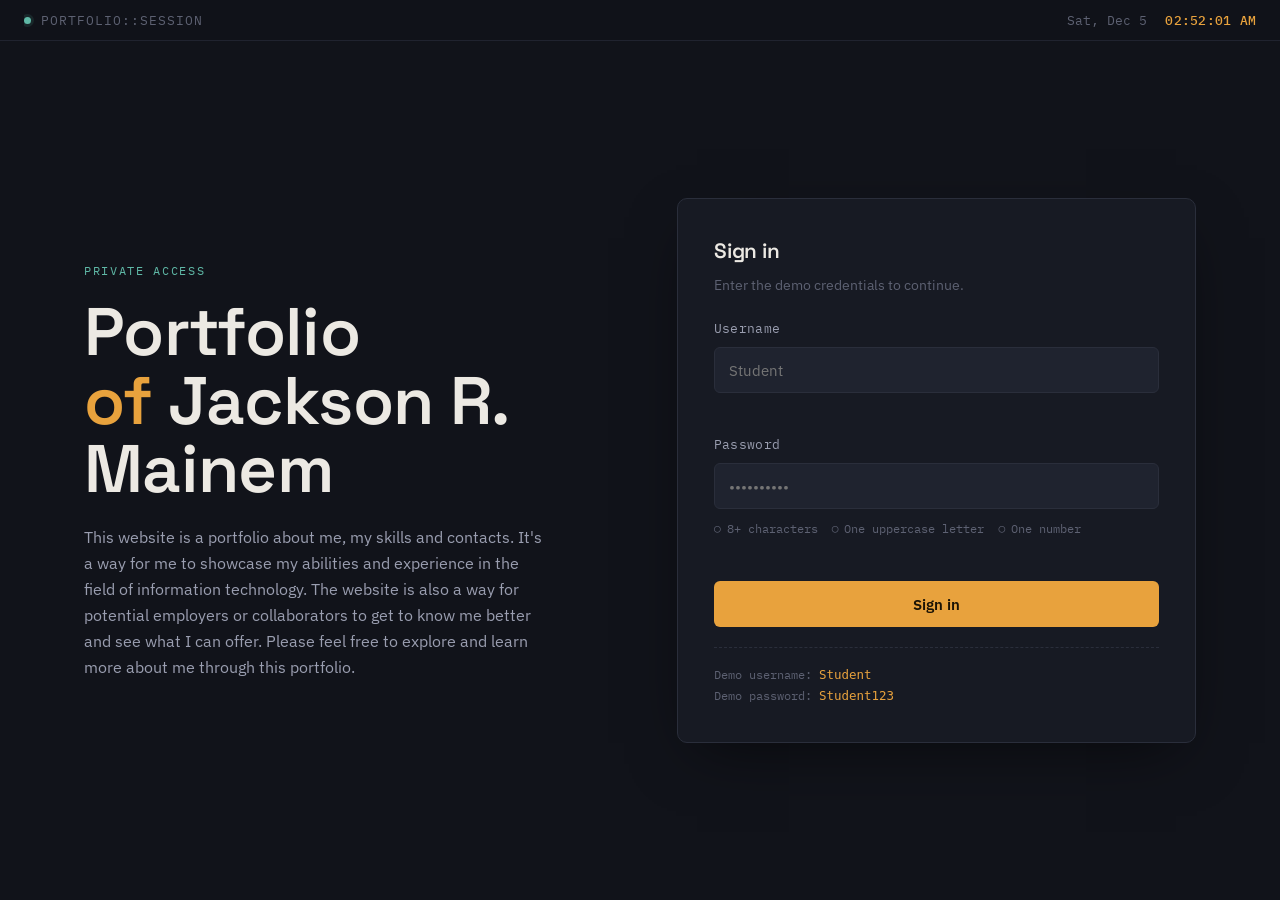
<file: index.html>
<!DOCTYPE html>
<html lang="en">
<head>
<meta charset="UTF-8">
<meta name="viewport" content="width=device-width, initial-scale=1.0">
<title>Jackson Mainem's Portfolio</title>
<link rel="preconnect" href="https://fonts.googleapis.com">
<link href="https://fonts.googleapis.com/css2?family=Space+Grotesk:wght@500;600;700&family=IBM+Plex+Sans:wght@400;500&family=IBM+Plex+Mono:wght@400;500&display=swap" rel="stylesheet">
<link rel="stylesheet" href="style.css">
</head>
<body>

<!-- STATUS BAR -->
<header class="status-bar">
  <div class="status-bar__left">
    <span class="status-dot" aria-hidden="true"></span>
    <span class="status-bar__label">portfolio::session active</span>
  </div>
  <div class="status-bar__right">
    <span class="status-bar__user mono" id="userEmailDisplay"></span>
    <span class="status-date mono" id="statusDate"></span>
    <span class="status-clock" id="statusTime"></span>
    <button class="btn-logout" id="logoutBtn" type="button">Sign out</button>
  </div>
</header>

<!-- NAV -->
<nav class="nav">
  <a class="nav__brand" href="#top">JM<span>.</span></a>
  <div class="nav__links">
    <a href="#about">About</a>
    <a href="#skills">Skills</a>
    <a href="#contact">Contact</a>
  </div>
  <button class="nav__toggle" id="navToggle" aria-expanded="false" aria-controls="navMobile">Menu</button>
</nav>
<div class="nav__mobile" id="navMobile">
  <a href="#about">About</a>
  <a href="#skills">Skills</a>
  <a href="#contact">Contact</a>
</div>

<main id="top">

  <!-- HERO -->
  <section class="hero">
    <div>
      <p class="hero__greeting" id="heroGreeting">Good afternoon, you're looking at —</p>
      <h1>Jackson Mainem's Portfolio<span>.</span></h1>
      <p class="hero__role">Bachelor of Science in Information Technology Student in Polytechnic University of the Philippines - Parañaque City Campus</p>

      <div class="hero__actions">
        <a href="#contact" class="btn btn--ghost">Get in touch</a>
      </div>
    </div>

    <div class="hero__card mono">
      <div class="hero__card-label">Local time</div>
      <div class="hero__card-time" id="heroTime"></div>
      <div class="hero__card-date" id="heroDate"></div>
      <div class="hero__card-divider"></div>
      <div class="hero__card-stat"><span>Status: </span><b>Online</b></div>
      <div class="hero__card-stat"><span>From: </span><b>Parañaque, Philippines</b></div>
    </div>
  </section>

  <!-- ABOUT -->
  <section class="section" id="about">
    <span class="eyebrow">About</span>
    <h2 class="title">Building step by step toward something greater.</h2>
    <div class="about-grid">
      <div>
        <p>
          I am Jackson R. Mainem, a student who is passionate about technology, 
          especially cybersecurity and networking. I am currently learning how 
          computer systems and networks function, and how they can be protected 
          from security threats.My goal is to continue learning cybersecurity and 
          networking in depth, building both knowledge and practical skills 
          through experience and study. I enjoy discovering how things work behind
          the scenes and solving technical challenges.
        </p>
        <p>
          As I continue my studies, I am also exploring different tools, concepts, 
          and practices used in the IT and cybersecurity field. I am particularly 
          interested in how networks are designed, how data travels securely, and 
          how vulnerabilities can be identified and prevented.
        </p>
        <p>
          I believe that consistent learning and hands-on practice are important in
          building strong skills in this field. Through projects and self-study, 
          I aim to improve my understanding and prepare myself for more advanced topics
          in cybersecurity and networking in the future.
        </p>
        <p>
          This journey is helping me develop not only technical knowledge but also 
          critical thinking, patience, and problem-solving skills that are essential 
          in the IT world.
        </p>
      </div>
      <ul class="facts">
        <li><span>Work</span><span>Student</span></li>
        <li><span>School</span><span>PUP-PQ</span></li>
        <li><span>Studying</span><span>B.S. Information Technology</span></li>
        <li><span>Year</span><span>2nd year</span></li>
        <li><span>Focus</span><span>Programming and Networking</span></li>
        <li><span>Gender</span><span>Male</span></li>
        <li><span>Religion</span><span>Catholic</span></li>
        <li><span>Age</span><span>21</span></li>
        <li><span>Birthday</span><span>August 4, 2004</span></li>
        <li><span>Address</span><span>Parañaque, Philippines</span></li>
        <li><span>Hobby</span><span>Playing online games</span></li>
      </ul>
    </div>
  </section>

  <!-- SKILLS -->
  <section class="section section--tight" id="skills">
    <span class="eyebrow">Skills</span>
    <h2 class="title">What skills I have/do.</h2>
    <div class="skill-groups" style="margin-top: 36px;">
      <div class="skill-group">
        <h3>Knowledge</h3>
        <div class="skill-tags">
          <span class="skill-tag">Networking</span>
          <span class="skill-tag">Cybersecurity</span>
        </div>
      </div>
      <div class="skill-group">
        <h3>Currently Learning</h3>
        <div class="skill-tags">
          <span class="skill-tag">Cybersecurity</span>
          <span class="skill-tag">Networking</span>
          <span class="skill-tag">Figma</span>
        </div>
      </div>
      <div class="skill-group">
        <h3>Games I play</h3>
        <div class="skill-tags">
          <span class="skill-tag">Mobile Legends</span>
          <span class="skill-tag">Crossfire</span>
          <span class="skill-tag">Roblox</span>
        </div>
      </div>
    </div>
  </section>

  <!-- CONTACT -->
  <section class="section" id="contact">
    <div class="contact-grid">
      <div class="contact-info">
        <span class="eyebrow">Contact</span>
        <h2 class="title">Say hello.</h2>
        <p>
          If you have any questions, want to connect, or just want to say hi, feel free to reach out! I'm always open to meeting new people!
        </p>
        <div class="contact-links">
          <a href="mailto:jacksonmainem@gmail.com">jacksonmainem@gmail.com</a>
          <a href="https://github.com/jacksonmainem" target="_blank" rel="noopener noreferrer">github.com/jacksonmainem</a>
          <a href="tel:+639770595916">Contact Number: 09770595916</a>
        </div>
      </div>

      <form class="contact-form" id="contactForm" novalidate>
        <div class="field">
          <label for="cName">Name</label>
          <input type="text" id="cName" placeholder="Your name">
          <div class="field-error" id="cNameError"></div>
        </div>
        <div class="field">
          <label for="cEmail">Email</label>
          <input type="text" id="cEmail" placeholder="you@example.com">
          <div class="field-error" id="cEmailError"></div>
        </div>
        <div class="field">
          <label for="cMessage">Message</label>
          <input type="text" id="cMessage" placeholder="What's on your mind?">
          <div class="field-error" id="cMessageError"></div>
        </div>
        <div class="form-banner" id="contactBanner"></div>
        <button type="submit" class="btn-primary">Send message</button>
      </form>
    </div>
  </section>

</main>

<footer class="site-footer">
  Built with HTML, CSS &amp; JavaScript · <span id="footerYear"></span>
</footer>

<!-- SHIFT TRACKER MODAL (time clock demo) -->
<div class="modal-overlay" id="clockModalOverlay">
  <div class="modal" role="dialog" aria-modal="true" aria-labelledby="clockModalTitle">
    <div class="modal__head">
      <div>
        <h3 id="clockModalTitle">Shift Tracker</h3>
        <p>Clock in, clock out, see the session logged below.</p>
      </div>
      <button class="modal__close" id="closeClockModal" aria-label="Close">✕</button>
    </div>

    <div class="clock-display">
      <div class="clock-display__time mono" id="modalClockTime"></div>
      <div class="clock-display__status" id="modalClockStatus">Not clocked in</div>
    </div>

    <div class="clock-actions">
      <button id="clockInBtn" type="button">Clock in</button>
      <button id="clockOutBtn" type="button" disabled>Clock out</button>
    </div>

    <div class="clock-log">
      <h4>Session log</h4>
      <div id="clockLogEmpty" class="clock-log__empty">No sessions yet — clock in to start one.</div>
      <table id="clockLogTable" style="display:none;">
        <thead>
          <tr><th>#</th><th>In</th><th>Out</th><th>Duration</th></tr>
        </thead>
        <tbody id="clockLogBody"></tbody>
      </table>
    </div>
  </div>
</div>

<script src="clock.js"></script>
<script src="app.js"></script>
</body>
</html>
</file>
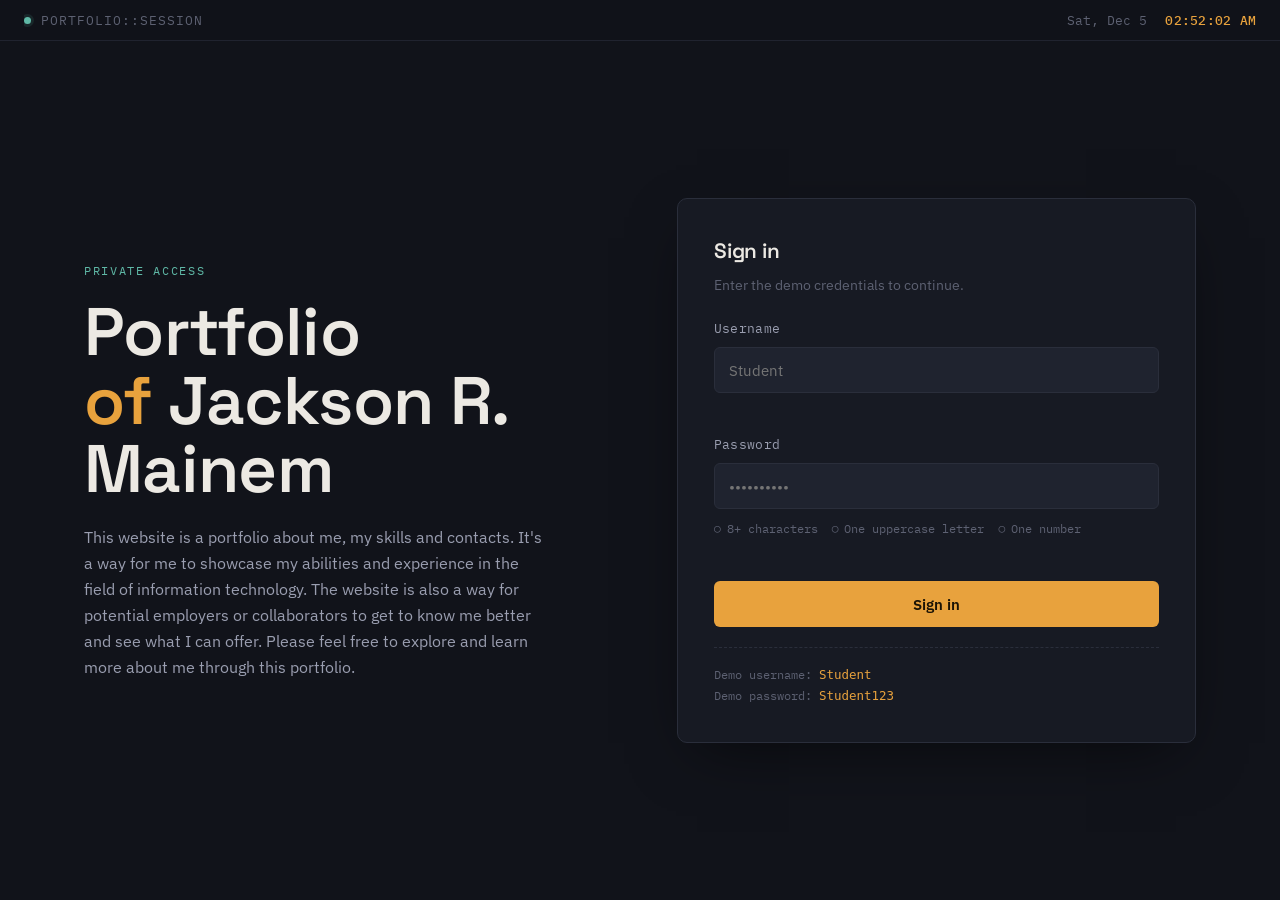
<file: login.html>
<!DOCTYPE html>
<html lang="en">
<head>
<meta charset="UTF-8">
<meta name="viewport" content="width=device-width, initial-scale=1.0">
<title>Jackson Mainem's Portfolio</title>
<link rel="preconnect" href="https://fonts.googleapis.com">
<link href="https://fonts.googleapis.com/css2?family=Space+Grotesk:wght@500;600;700&family=IBM+Plex+Sans:wght@400;500&family=IBM+Plex+Mono:wght@400;500&display=swap" rel="stylesheet">
<link rel="stylesheet" href="style.css">
</head>
<body>

<div class="login-shell">

  <!-- STATUS BAR -->
  <header class="status-bar">
    <div class="status-bar__left">
      <span class="status-dot" aria-hidden="true"></span>
      <span class="status-bar__label">portfolio::session</span>
    </div>
    <div class="status-bar__right">
      <span class="status-date mono" id="statusDate"></span>
      <span class="status-clock" id="statusTime"></span>
    </div>
  </header>

  <main class="login-main">

    <!-- LEFT: PITCH -->
    <section class="login-pitch">
      <span class="login-pitch__eyebrow">Private access</span>
      <h1>Portfolio<br><span>of</span> Jackson R. Mainem</h1>
      <p>
        This website is a portfolio about me, my skills and contacts. It's a way for me to showcase my abilities and experience
        in the field of information technology. The website is also a way for potential employers or collaborators to get to 
        know me better and see what I can offer. Please feel free to explore and learn more about me through this portfolio.
      </p>

    </section>

    <!-- RIGHT: FORM -->
    <section class="login-card">
      <h2>Sign in</h2>
      <p class="login-card__sub">Enter the demo credentials to continue.</p>

      <form id="loginForm" novalidate>
        <div class="field">
          <label for="email">Username</label>
          <input type="text" id="email" name="email" autocomplete="username" placeholder="Student">
          <div class="field-error" id="emailError"></div>
        </div>

        <div class="field">
          <label for="password">Password</label>
          <input type="password" id="password" name="password" autocomplete="current-password" placeholder="••••••••••">
          <ul class="pw-rules" id="pwRules">
            <li data-rule="length">8+ characters</li>
            <li data-rule="upper">One uppercase letter</li>
            <li data-rule="number">One number</li>
          </ul>
          <div class="field-error" id="passwordError"></div>
        </div>

        <div class="form-banner" id="formBanner"></div>

        <button type="submit" class="btn-primary">Sign in</button>
      </form>

      <div class="login-hint">
        Demo username: <code>Student</code><br>
        Demo password: <code>Student123</code>
      </div>
    </section>

  </main>
</div>

<script src="clock.js"></script>
<script src="login.js"></script>
</body>
</html>
</file>
<file: style.css>
/* =========================================================
   DESIGN TOKENS
   ========================================================= */
:root {
  --bg: #11131a;
  --surface: #171a23;
  --surface-2: #1f232f;
  --border: #2a2e3b;
  --border-soft: #20232f;

  --text: #ece9e3;
  --text-dim: #9a9eb0;
  --text-faint: #5d6172;

  --accent: #e8a23d;       /* amber — primary signature accent */
  --accent-soft: rgba(232, 162, 61, 0.12);
  --accent-2: #5fb8a6;     /* teal — secondary accent */
  --accent-2-soft: rgba(95, 184, 166, 0.12);

  --danger: #e0594e;
  --danger-soft: rgba(224, 89, 78, 0.12);
  --success: #5fb8a6;

  --font-display: "Space Grotesk", sans-serif;
  --font-body: "IBM Plex Sans", sans-serif;
  --font-mono: "IBM Plex Mono", monospace;

  --radius: 10px;
  --radius-sm: 6px;
  --shadow-card: 0 20px 60px -20px rgba(0, 0, 0, 0.6);
}

@media (prefers-reduced-motion: reduce) {
  * { animation-duration: 0.001ms !important; transition-duration: 0.001ms !important; }
}

/* =========================================================
   RESET & BASE
   ========================================================= */
* { box-sizing: border-box; }
html, body { margin: 0; padding: 0; }

body {
  background: var(--bg);
  color: var(--text);
  font-family: var(--font-body);
  font-size: 16px;
  line-height: 1.6;
  -webkit-font-smoothing: antialiased;
}

h1, h2, h3, h4 {
  font-family: var(--font-display);
  font-weight: 600;
  margin: 0;
  letter-spacing: -0.01em;
}

p { margin: 0; }
a { color: inherit; text-decoration: none; }
button { font-family: var(--font-body); cursor: pointer; }
ul { margin: 0; padding: 0; list-style: none; }

img { max-width: 100%; display: block; }

:focus-visible {
  outline: 2px solid var(--accent);
  outline-offset: 3px;
}

.mono { font-family: var(--font-mono); }

/* =========================================================
   STATUS BAR — the signature element, present on every page.
   Reads like a small system readout: live clock + session state.
   ========================================================= */
.status-bar {
  position: sticky;
  top: 0;
  z-index: 50;
  display: flex;
  align-items: center;
  justify-content: space-between;
  gap: 16px;
  padding: 10px 24px;
  background: rgba(17, 19, 26, 0.9);
  backdrop-filter: blur(10px);
  border-bottom: 1px solid var(--border-soft);
  font-family: var(--font-mono);
  font-size: 12.5px;
  color: var(--text-dim);
}

.status-bar__left {
  display: flex;
  align-items: center;
  gap: 10px;
  min-width: 0;
  flex: 1 1 auto;
  overflow: hidden;
}

.status-dot {
  width: 7px;
  height: 7px;
  border-radius: 50%;
  background: var(--accent-2);
  box-shadow: 0 0 0 3px var(--accent-2-soft);
  flex-shrink: 0;
  animation: pulse 2.4s ease-in-out infinite;
}

@keyframes pulse {
  0%, 100% { opacity: 1; }
  50% { opacity: 0.45; }
}

.status-bar__label {
  text-transform: uppercase;
  letter-spacing: 0.08em;
  color: var(--text-faint);
  white-space: nowrap;
  overflow: hidden;
  text-overflow: ellipsis;
  min-width: 0;
}

.status-bar__right {
  display: flex;
  align-items: center;
  gap: 18px;
  white-space: nowrap;
  flex-shrink: 0;
}

.status-clock {
  color: var(--accent);
  font-weight: 500;
  letter-spacing: 0.02em;
}

.status-date {
  color: var(--text-faint);
  display: none;
}

@media (min-width: 560px) {
  .status-date { display: inline; }
}

.status-bar__user {
  color: var(--text-dim);
  display: none;
}

@media (min-width: 720px) {
  .status-bar__user { display: inline; }
}

.btn-logout {
  background: none;
  border: 1px solid var(--border);
  color: var(--text-dim);
  font-family: var(--font-mono);
  font-size: 11.5px;
  padding: 5px 10px;
  border-radius: var(--radius-sm);
  transition: border-color 0.15s, color 0.15s;
}
.btn-logout:hover { border-color: var(--accent); color: var(--accent); }

/* =========================================================
   LOGIN PAGE
   ========================================================= */
.login-shell {
  min-height: 100vh;
  display: flex;
  flex-direction: column;
}

.login-main {
  flex: 1;
  display: grid;
  grid-template-columns: 1fr;
  max-width: 1160px;
  width: 100%;
  margin: 0 auto;
  padding: 48px 24px 64px;
  gap: 48px;
  align-items: center;
}

@media (min-width: 880px) {
  .login-main {
    grid-template-columns: 1.05fr 1fr;
    padding: 0 24px;
  }
}

.login-pitch__eyebrow {
  font-family: var(--font-mono);
  font-size: 12px;
  letter-spacing: 0.14em;
  text-transform: uppercase;
  color: var(--accent-2);
  margin-bottom: 18px;
  display: block;
}

.login-pitch h1 {
  font-size: clamp(2.6rem, 6vw, 4.2rem);
  line-height: 1.02;
  color: var(--text);
}

.login-pitch h1 span { color: var(--accent); }

.login-pitch p {
  margin-top: 20px;
  color: var(--text-dim);
  max-width: 460px;
  font-size: 1.02rem;
}

.login-ticks {
  margin-top: 40px;
  display: flex;
  gap: 28px;
  font-family: var(--font-mono);
  font-size: 12px;
  color: var(--text-faint);
}

.login-ticks div b {
  display: block;
  color: var(--text);
  font-size: 1.3rem;
  font-family: var(--font-display);
  font-weight: 600;
}

.login-card {
  background: var(--surface);
  border: 1px solid var(--border);
  border-radius: var(--radius);
  padding: 36px;
  box-shadow: var(--shadow-card);
  width: 100%;
}

.login-card h2 {
  font-size: 1.3rem;
}

.login-card__sub {
  color: var(--text-faint);
  font-size: 0.88rem;
  margin-top: 6px;
}

.field {
  margin-top: 22px;
}

.field label {
  display: block;
  font-size: 0.82rem;
  color: var(--text-dim);
  margin-bottom: 8px;
  font-family: var(--font-mono);
  letter-spacing: 0.02em;
}

.field input {
  width: 100%;
  background: var(--surface-2);
  border: 1px solid var(--border);
  color: var(--text);
  border-radius: var(--radius-sm);
  padding: 12px 14px;
  font-size: 0.95rem;
  font-family: var(--font-body);
  transition: border-color 0.15s;
}

.field input:focus {
  border-color: var(--accent);
  outline: none;
}

.field input.is-invalid { border-color: var(--danger); }
.field input.is-valid { border-color: var(--accent-2); }

.field-error {
  font-size: 0.78rem;
  color: var(--danger);
  margin-top: 6px;
  min-height: 1em;
}

.pw-rules {
  margin-top: 10px;
  display: flex;
  flex-wrap: wrap;
  gap: 8px 14px;
}

.pw-rules li {
  font-size: 0.76rem;
  color: var(--text-faint);
  font-family: var(--font-mono);
  display: flex;
  align-items: center;
  gap: 6px;
}

.pw-rules li::before {
  content: "○";
  font-size: 0.7rem;
  color: var(--text-faint);
}

.pw-rules li.met {
  color: var(--accent-2);
}
.pw-rules li.met::before {
  content: "●";
  color: var(--accent-2);
}

.form-banner {
  margin-top: 18px;
  padding: 11px 14px;
  border-radius: var(--radius-sm);
  font-size: 0.85rem;
  display: none;
}

.form-banner.show { display: block; }

.form-banner.error {
  background: var(--danger-soft);
  color: var(--danger);
  border: 1px solid rgba(224, 89, 78, 0.3);
}

.form-banner.success {
  background: var(--accent-2-soft);
  color: var(--accent-2);
  border: 1px solid rgba(95, 184, 166, 0.3);
}

.btn-primary {
  width: 100%;
  margin-top: 24px;
  background: var(--accent);
  color: #1a1305;
  border: none;
  font-weight: 600;
  font-size: 0.95rem;
  padding: 13px 18px;
  border-radius: var(--radius-sm);
  transition: filter 0.15s, transform 0.15s;
}

.btn-primary:hover { filter: brightness(1.08); }
.btn-primary:active { transform: scale(0.99); }

.login-hint {
  margin-top: 20px;
  padding-top: 16px;
  border-top: 1px dashed var(--border);
  font-size: 0.78rem;
  color: var(--text-faint);
  font-family: var(--font-mono);
  line-height: 1.7;
}

.login-hint code {
  color: var(--accent);
}

/* =========================================================
   PORTFOLIO PAGE — NAV
   ========================================================= */
.nav {
  position: sticky;
  top: 41px;
  z-index: 40;
  display: flex;
  align-items: center;
  justify-content: space-between;
  padding: 16px 24px;
  background: rgba(17, 19, 26, 0.7);
  backdrop-filter: blur(10px);
  border-bottom: 1px solid var(--border-soft);
}

.nav__brand {
  font-family: var(--font-display);
  font-weight: 600;
  font-size: 1.05rem;
}

.nav__brand span { color: var(--accent); }

.nav__links {
  display: none;
  gap: 28px;
  font-size: 0.9rem;
  color: var(--text-dim);
}

.nav__links a:hover { color: var(--text); }

@media (min-width: 720px) {
  .nav__links { display: flex; }
}

.nav__toggle {
  background: none;
  border: 1px solid var(--border);
  color: var(--text);
  border-radius: var(--radius-sm);
  padding: 7px 10px;
  font-size: 0.85rem;
}

@media (min-width: 720px) {
  .nav__toggle { display: none; }
}

.nav__mobile {
  display: none;
  flex-direction: column;
  padding: 0 24px 18px;
  gap: 14px;
  background: rgba(17, 19, 26, 0.96);
  border-bottom: 1px solid var(--border-soft);
}

.nav__mobile.open { display: flex; }

.nav__mobile a {
  color: var(--text-dim);
  font-size: 0.95rem;
}

/* =========================================================
   SECTIONS — shared
   ========================================================= */
.section {
  max-width: 1080px;
  margin: 0 auto;
  padding: 84px 24px;
}

.section--tight { padding-top: 56px; padding-bottom: 56px; }

.eyebrow {
  font-family: var(--font-mono);
  font-size: 12px;
  letter-spacing: 0.14em;
  text-transform: uppercase;
  color: var(--accent-2);
  display: block;
  margin-bottom: 14px;
}

.section h2.title {
  font-size: clamp(1.8rem, 3.4vw, 2.4rem);
}

/* HERO */
.hero {
  max-width: 1080px;
  margin: 0 auto;
  padding: 72px 24px 60px;
  display: grid;
  gap: 36px;
}

@media (min-width: 860px) {
  .hero { grid-template-columns: 1.3fr 0.7fr; align-items: center; }
}

.hero__greeting {
  font-family: var(--font-mono);
  color: var(--text-faint);
  font-size: 0.95rem;
}

.hero h1 {
  margin-top: 10px;
  font-size: clamp(2.4rem, 5.4vw, 3.6rem);
  line-height: 1.05;
}

.hero h1 span { color: var(--accent); }

.hero__role {
  margin-top: 14px;
  color: var(--text-dim);
  font-size: 1.1rem;
}

.hero__bio {
  margin-top: 18px;
  color: var(--text-dim);
  max-width: 540px;
}

.hero__actions {
  margin-top: 30px;
  display: flex;
  gap: 14px;
  flex-wrap: wrap;
}

.btn {
  display: inline-flex;
  align-items: center;
  gap: 8px;
  padding: 11px 20px;
  border-radius: var(--radius-sm);
  font-size: 0.9rem;
  font-weight: 600;
  border: 1px solid transparent;
  transition: filter 0.15s, border-color 0.15s, color 0.15s;
}

.btn--accent { background: var(--accent); color: #1a1305; }
.btn--accent:hover { filter: brightness(1.08); }

.btn--ghost { border-color: var(--border); color: var(--text-dim); }
.btn--ghost:hover { border-color: var(--accent-2); color: var(--accent-2); }

.hero__card {
  background: var(--surface);
  border: 1px solid var(--border);
  border-radius: var(--radius);
  padding: 26px;
  font-family: var(--font-mono);
}

.hero__card-label {
  font-size: 11px;
  letter-spacing: 0.1em;
  text-transform: uppercase;
  color: var(--text-faint);
}

.hero__card-time {
  font-size: 2.1rem;
  color: var(--accent);
  margin-top: 10px;
  font-weight: 500;
}

.hero__card-date {
  margin-top: 4px;
  color: var(--text-dim);
  font-size: 0.85rem;
}

.hero__card-divider {
  height: 1px;
  background: var(--border);
  margin: 18px 0;
}

.hero__card-stat {
  display: flex;
  justify-content: space-between;
  font-size: 0.8rem;
  color: var(--text-faint);
  margin-top: 8px;
}

.hero__card-stat b { color: var(--text-dim); font-weight: 500; }

/* ABOUT */
.about-grid {
  display: grid;
  gap: 36px;
}

@media (min-width: 760px) {
  .about-grid { grid-template-columns: 1.3fr 1fr; }
}

.about-grid p {
  color: var(--text-dim);
  margin-top: 14px;
}

.facts {
  background: var(--surface);
  border: 1px solid var(--border);
  border-radius: var(--radius);
  padding: 24px;
}

.facts li {
  display: flex;
  justify-content: space-between;
  padding: 10px 0;
  border-bottom: 1px solid var(--border-soft);
  font-size: 0.88rem;
}

.facts li:last-child { border-bottom: none; }
.facts li span:first-child { color: var(--text-faint); font-family: var(--font-mono); font-size: 0.78rem; text-transform: uppercase; letter-spacing: 0.05em; }
.facts li span:last-child { color: var(--text); }

/* SKILLS */
.skill-groups {
  display: grid;
  gap: 28px;
}

@media (min-width: 720px) {
  .skill-groups { grid-template-columns: repeat(3, 1fr); }
}

.skill-group h3 {
  font-size: 0.85rem;
  font-family: var(--font-mono);
  text-transform: uppercase;
  letter-spacing: 0.06em;
  color: var(--text-faint);
  margin-bottom: 14px;
}

.skill-tags {
  display: flex;
  flex-wrap: wrap;
  gap: 8px;
}

.skill-tag {
  font-size: 0.82rem;
  padding: 7px 12px;
  border-radius: 999px;
  background: var(--surface-2);
  border: 1px solid var(--border);
  color: var(--text-dim);
}

/* PROJECTS */
.project-grid {
  display: grid;
  gap: 22px;
}

@media (min-width: 720px) {
  .project-grid { grid-template-columns: repeat(2, 1fr); }
}

.project-card {
  background: var(--surface);
  border: 1px solid var(--border);
  border-radius: var(--radius);
  padding: 26px;
  display: flex;
  flex-direction: column;
  transition: border-color 0.15s, transform 0.15s;
}

.project-card:hover { border-color: var(--accent-2); transform: translateY(-2px); }

.project-card__tag {
  font-family: var(--font-mono);
  font-size: 11px;
  text-transform: uppercase;
  letter-spacing: 0.08em;
  color: var(--accent-2);
}

.project-card h3 {
  margin-top: 12px;
  font-size: 1.15rem;
}

.project-card p {
  margin-top: 10px;
  color: var(--text-dim);
  font-size: 0.92rem;
  flex: 1;
}

.project-card__stack {
  margin-top: 16px;
  display: flex;
  flex-wrap: wrap;
  gap: 6px;
}

.project-card__stack span {
  font-size: 0.72rem;
  font-family: var(--font-mono);
  color: var(--text-faint);
  background: var(--surface-2);
  padding: 3px 8px;
  border-radius: 4px;
}

.project-card__link {
  margin-top: 18px;
  font-size: 0.85rem;
  color: var(--accent);
  font-weight: 600;
  background: none;
  border: none;
  padding: 0;
  text-align: left;
}

.project-card__link:hover { text-decoration: underline; }

.project-card--featured {
  border-color: rgba(232, 162, 61, 0.35);
}

/* CONTACT */
.contact-grid {
  display: grid;
  gap: 36px;
}

@media (min-width: 760px) {
  .contact-grid { grid-template-columns: 0.9fr 1.1fr; }
}

.contact-info p { color: var(--text-dim); margin-top: 12px; }

.contact-links {
  margin-top: 22px;
  display: flex;
  flex-direction: column;
  gap: 10px;
}

.contact-links a {
  font-family: var(--font-mono);
  font-size: 0.88rem;
  color: var(--accent-2);
}
.contact-links a:hover { text-decoration: underline; }

.contact-form {
  background: var(--surface);
  border: 1px solid var(--border);
  border-radius: var(--radius);
  padding: 28px;
}

/* FOOTER */
.site-footer {
  border-top: 1px solid var(--border-soft);
  padding: 24px;
  text-align: center;
  font-family: var(--font-mono);
  font-size: 0.78rem;
  color: var(--text-faint);
}

/* =========================================================
   MODAL — Shift Tracker time-clock demo
   ========================================================= */
.modal-overlay {
  position: fixed;
  inset: 0;
  background: rgba(8, 9, 13, 0.7);
  backdrop-filter: blur(4px);
  display: none;
  align-items: center;
  justify-content: center;
  padding: 20px;
  z-index: 100;
}

.modal-overlay.open { display: flex; }

.modal {
  background: var(--surface);
  border: 1px solid var(--border);
  border-radius: var(--radius);
  max-width: 480px;
  width: 100%;
  max-height: 88vh;
  overflow-y: auto;
  padding: 28px;
  box-shadow: var(--shadow-card);
}

.modal__head {
  display: flex;
  align-items: flex-start;
  justify-content: space-between;
  gap: 12px;
}

.modal__head h3 { font-size: 1.2rem; }
.modal__head p { color: var(--text-faint); font-size: 0.82rem; margin-top: 6px; }

.modal__close {
  background: none;
  border: 1px solid var(--border);
  color: var(--text-dim);
  border-radius: var(--radius-sm);
  width: 30px;
  height: 30px;
  flex-shrink: 0;
  font-size: 1rem;
  line-height: 1;
}
.modal__close:hover { border-color: var(--danger); color: var(--danger); }

.clock-display {
  margin-top: 22px;
  text-align: center;
  padding: 22px;
  background: var(--surface-2);
  border-radius: var(--radius-sm);
  border: 1px solid var(--border);
}

.clock-display__time {
  font-family: var(--font-mono);
  font-size: 2.4rem;
  color: var(--accent);
  font-weight: 500;
}

.clock-display__status {
  margin-top: 6px;
  font-size: 0.78rem;
  font-family: var(--font-mono);
  color: var(--text-faint);
  text-transform: uppercase;
  letter-spacing: 0.06em;
}

.clock-display__status.active { color: var(--accent-2); }

.clock-actions {
  margin-top: 18px;
  display: flex;
  gap: 10px;
}

.clock-actions button {
  flex: 1;
  padding: 11px;
  border-radius: var(--radius-sm);
  font-size: 0.88rem;
  font-weight: 600;
  border: 1px solid var(--border);
  background: var(--surface-2);
  color: var(--text-dim);
}

.clock-actions button:disabled {
  opacity: 0.4;
  cursor: not-allowed;
}

#clockInBtn:not(:disabled) { border-color: var(--accent-2); color: var(--accent-2); }
#clockOutBtn:not(:disabled) { border-color: var(--danger); color: var(--danger); }

.clock-log {
  margin-top: 22px;
}

.clock-log h4 {
  font-size: 0.8rem;
  font-family: var(--font-mono);
  text-transform: uppercase;
  letter-spacing: 0.06em;
  color: var(--text-faint);
  margin-bottom: 10px;
}

.clock-log table {
  width: 100%;
  border-collapse: collapse;
  font-size: 0.78rem;
  font-family: var(--font-mono);
}

.clock-log th, .clock-log td {
  text-align: left;
  padding: 7px 6px;
  border-bottom: 1px solid var(--border-soft);
  color: var(--text-dim);
}

.clock-log th {
  color: var(--text-faint);
  text-transform: uppercase;
  font-size: 0.68rem;
  letter-spacing: 0.05em;
}

.clock-log__empty {
  font-size: 0.8rem;
  color: var(--text-faint);
  padding: 10px 0;
}

/* utility */
.visually-hidden {
  position: absolute;
  width: 1px; height: 1px;
  overflow: hidden;
  clip: rect(0 0 0 0);
}
</file>
